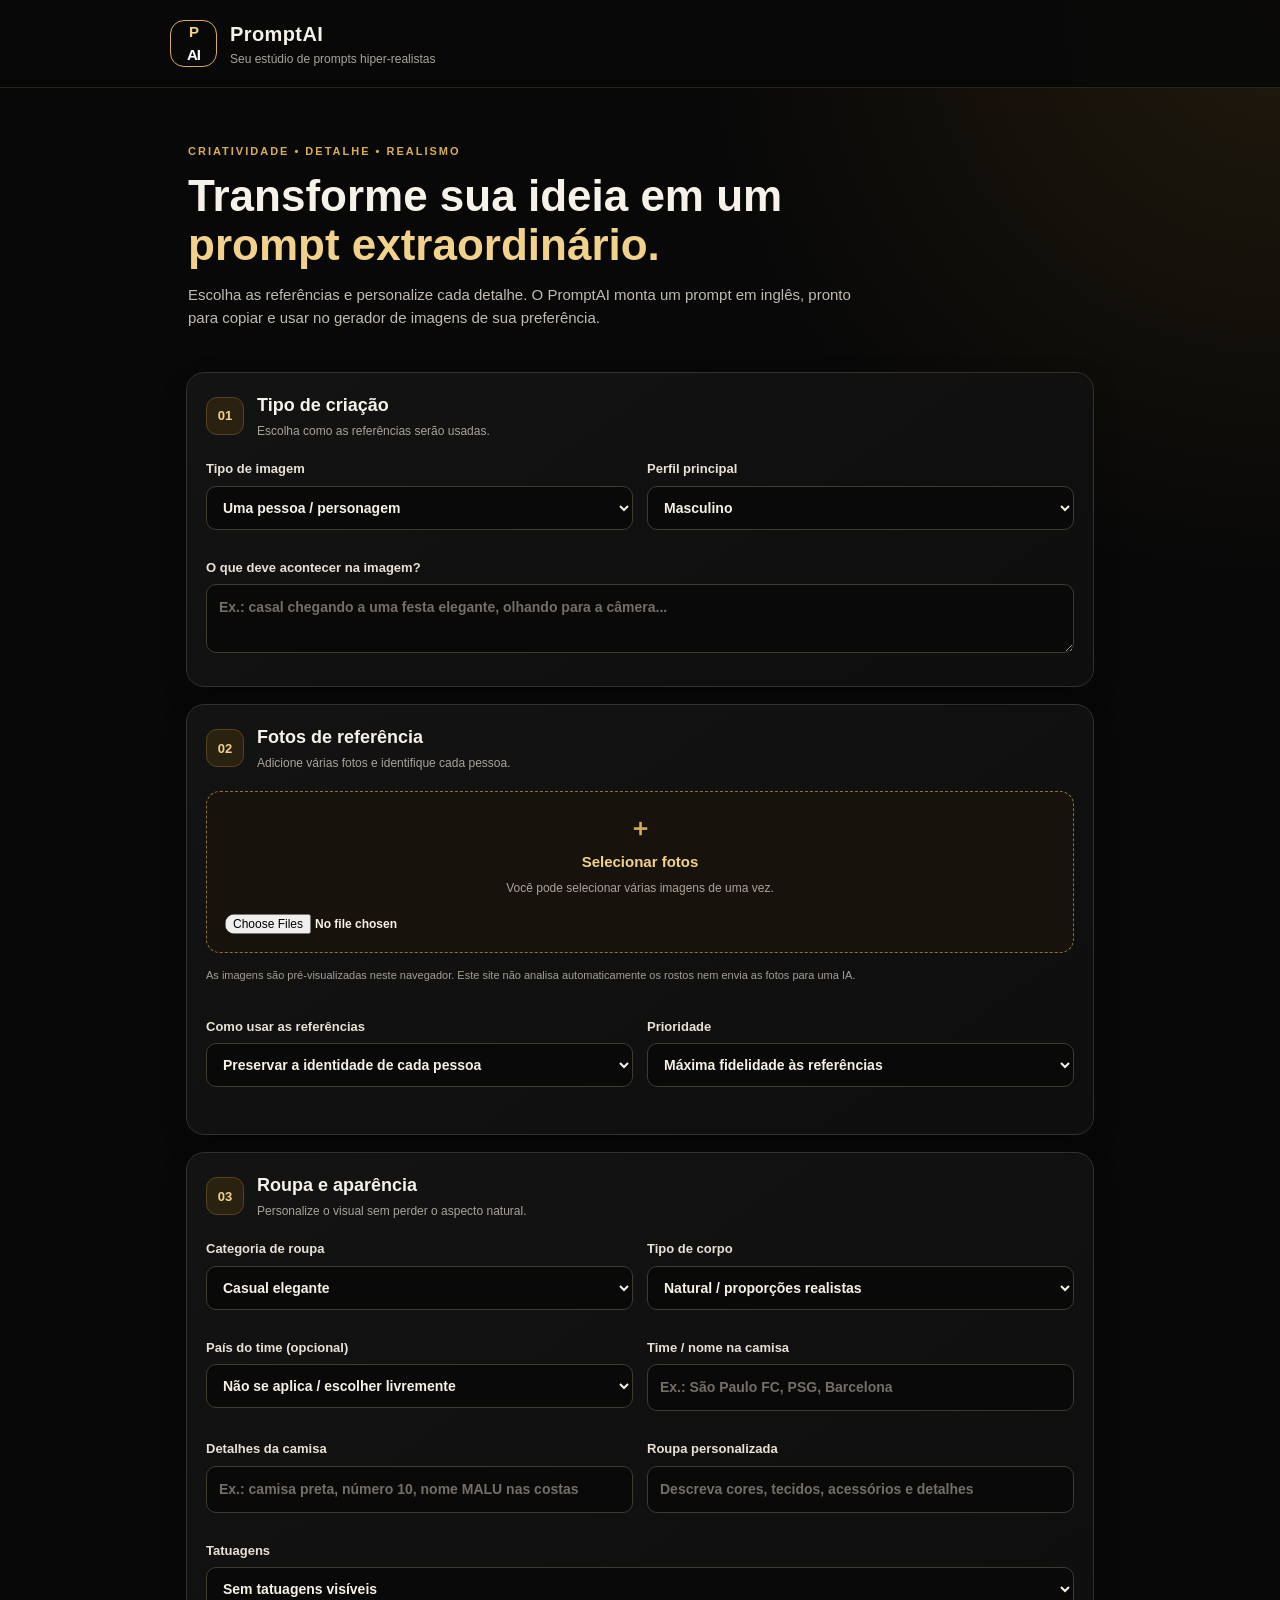
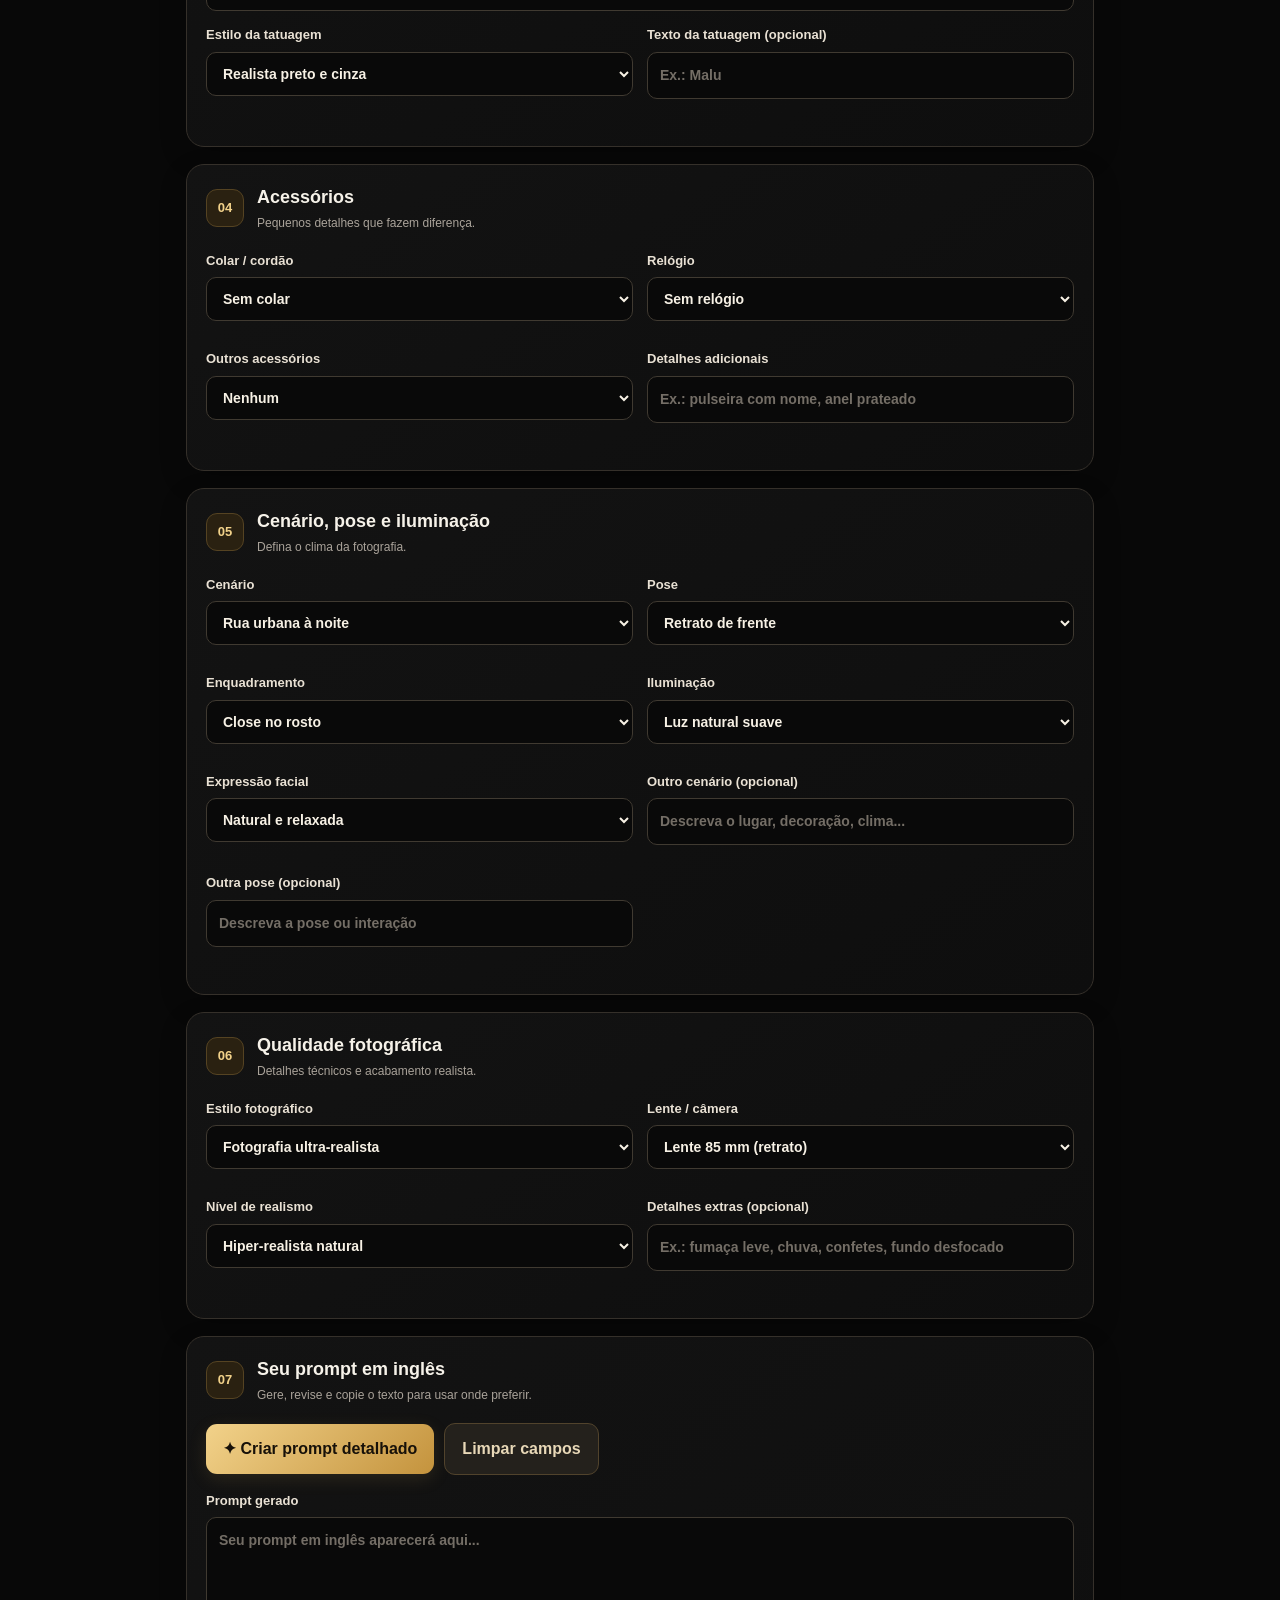
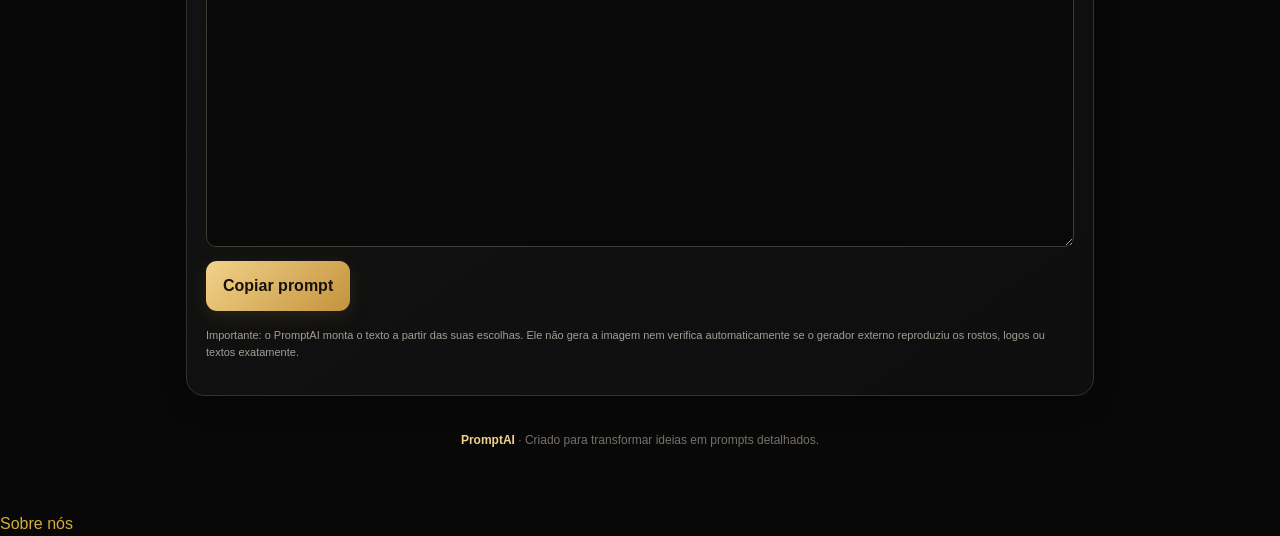
<file: index.html>
<!DOCTYPE html>
<html lang="pt-BR">
<head> 
<!-- Google tag (gtag.js) -->
<script async src="https://www.googletagmanager.com/gtag/js?id=G-BEEH84XYGK"></script>
<script>
  window.dataLayer = window.dataLayer || [];
  function gtag(){dataLayer.push(arguments);}
  gtag('js', new Date());

  gtag('config', 'G-BEEH84XYGK');
</script>
  <meta charset="UTF-8">
  <meta name="viewport" content="width=device-width, initial-scale=1.0">
  <meta name="theme-color" content="#080808">
  <title>PromptAI — Gerador de Prompts</title>
  <link rel="stylesheet" href="style.css">
</head>
<body>
  <header class="topbar">
    <div class="brand-mark">P<span>AI</span></div>
    <div>
      <h1>PromptAI</h1>
      <p>Seu estúdio de prompts hiper-realistas</p>
    </div>
  </header>

  <main class="container">
    <section class="hero">
      <p class="eyebrow">CRIATIVIDADE • DETALHE • REALISMO</p>
      <h2>Transforme sua ideia em um <span>prompt extraordinário.</span></h2>
      <p>Escolha as referências e personalize cada detalhe. O PromptAI monta um prompt em inglês, pronto para copiar e usar no gerador de imagens de sua preferência.</p>
    </section>

    <form id="promptForm">
      <section class="panel">
        <div class="section-heading"><span class="number">01</span><div><h3>Tipo de criação</h3><p>Escolha como as referências serão usadas.</p></div></div>
        <div class="field-grid">
          <label>Tipo de imagem
            <select id="creationType">
              <option value="single">Uma pessoa / personagem</option>
              <option value="couple">Casal</option>
              <option value="family">Família</option>
              <option value="group">Grupo de pessoas</option>
              <option value="composition">Colocar a pessoa da primeira foto na segunda foto</option>
            </select>
          </label>
          <label>Perfil principal
            <select id="profile">
              <option value="masculine">Masculino</option>
              <option value="feminine">Feminino</option>
              <option value="child">Criança</option>
              <option value="mixed">Perfis variados / grupo</option>
              <option value="other">Outro</option>
            </select>
          </label>
        </div>
        <label>O que deve acontecer na imagem?
          <textarea id="idea" rows="2" placeholder="Ex.: casal chegando a uma festa elegante, olhando para a câmera..."></textarea>
        </label>
      </section>

      <section class="panel">
        <div class="section-heading"><span class="number">02</span><div><h3>Fotos de referência</h3><p>Adicione várias fotos e identifique cada pessoa.</p></div></div>
        <label class="upload-box" for="referencePhotos">
          <span class="upload-icon">＋</span>
          <strong>Selecionar fotos</strong>
          <span>Você pode selecionar várias imagens de uma vez.</span>
          <input id="referencePhotos" type="file" accept="image/*" multiple>
        </label>
        <p class="hint">As imagens são pré-visualizadas neste navegador. Este site não analisa automaticamente os rostos nem envia as fotos para uma IA.</p>
        <div id="previewGrid" class="preview-grid"></div>
        <div class="field-grid">
          <label>Como usar as referências
            <select id="referenceMode">
              <option value="identity">Preservar a identidade de cada pessoa</option>
              <option value="style">Usar como referência de estilo e aparência</option>
              <option value="composition">Usar a primeira foto como pessoa e a segunda como cenário/composição</option>
            </select>
          </label>
          <label>Prioridade
            <select id="identityStrength">
              <option value="strict">Máxima fidelidade às referências</option>
              <option value="balanced">Fidelidade com adaptação natural à cena</option>
              <option value="inspired">Apenas inspiração visual</option>
            </select>
          </label>
        </div>
      </section>

      <section class="panel">
        <div class="section-heading"><span class="number">03</span><div><h3>Roupa e aparência</h3><p>Personalize o visual sem perder o aspecto natural.</p></div></div>
        <div class="field-grid">
          <label>Categoria de roupa
            <select id="clothing">
              <option value="elegant casual outfit">Casual elegante</option>
              <option value="luxury formal suit or evening dress">Terno / roupa de gala</option>
              <option value="football team jersey">Camisa de time de futebol</option>
              <option value="basketball jersey and athletic shorts">Uniforme de basquete</option>
              <option value="American football uniform">Uniforme de futebol americano</option>
              <option value="esports team jersey">Camisa de esports</option>
              <option value="streetwear outfit with sneakers">Streetwear</option>
              <option value="black gothic outfit with dark accessories">Gótico</option>
              <option value="hoodie and casual jacket">Moletom / jaqueta</option>
              <option value="biker jacket and motorcycle-inspired clothing">Motociclismo</option>
              <option value="military-inspired tactical clothing">Tático / militar inspirado</option>
              <option value="fitness or gym clothing">Academia / fitness</option>
              <option value="beachwear and shorts">Praia / bermuda</option>
              <option value="swimwear">Maiô / roupa de banho</option>
              <option value="bikini">Biquíni</option>
              <option value="shirtless upper body with shorts">Sem camisa e de bermuda</option>
              <option value="school-appropriate everyday clothing">Roupa infantil / escolar</option>
              <option value="custom outfit described by the user">Outra roupa (descrever abaixo)</option>
            </select>
          </label>
          <label>Tipo de corpo
            <select id="bodyType">
              <option value="natural realistic body proportions">Natural / proporções realistas</option>
              <option value="athletic body type">Atlético</option>
              <option value="fit and visibly defined physique">Definido</option>
              <option value="muscular physique with realistic anatomy">Musculoso</option>
              <option value="plus-size body with natural proportions">Plus size</option>
              <option value="curvy body with natural realistic proportions">Curvilíneo</option>
              <option value="petite body with natural proportions">Pequeno / delicado</option>
              <option value="childlike natural body proportions, age-appropriate">Proporções naturais de criança</option>
            </select>
          </label>
          <label>País do time (opcional)
            <select id="teamCountry">
              <option value="">Não se aplica / escolher livremente</option>
              <option value="Brazil">Brasil</option><option value="France">França</option>
              <option value="Spain">Espanha</option><option value="England">Inglaterra</option>
              <option value="Portugal">Portugal</option><option value="Argentina">Argentina</option>
              <option value="United States">Estados Unidos</option><option value="Germany">Alemanha</option>
              <option value="Italy">Itália</option><option value="Other country">Outro país</option>
            </select>
          </label>
          <label>Time / nome na camisa
            <input id="teamName" type="text" placeholder="Ex.: São Paulo FC, PSG, Barcelona">
          </label>
          <label>Detalhes da camisa
            <input id="jerseyDetails" type="text" placeholder="Ex.: camisa preta, número 10, nome MALU nas costas">
          </label>
          <label>Roupa personalizada
            <input id="customClothing" type="text" placeholder="Descreva cores, tecidos, acessórios e detalhes">
          </label>
        </div>
        <label>Tatuagens
          <select id="tattoos">
            <option value="no visible tattoos">Sem tatuagens visíveis</option>
            <option value="realistic tattoos on the arms and forearms">Braços e antebraços</option>
            <option value="realistic tattoos on the neck and hands">Pescoço e mãos</option>
            <option value="realistic tattoos on the chest and back">Peito e costas</option>
            <option value="realistic tattoos on the legs">Pernas</option>
            <option value="multiple realistic tattoos across selected body areas">Várias regiões</option>
            <option value="custom tattoo design described by the user">Tatuagem personalizada</option>
          </select>
        </label>
        <div class="field-grid">
          <label>Estilo da tatuagem
            <select id="tattooStyle">
              <option value="realistic black and grey tattoo style">Realista preto e cinza</option>
              <option value="blackwork tattoo style">Blackwork</option>
              <option value="tribal tattoo style">Tribal</option>
              <option value="old school tattoo style">Old school</option>
              <option value="oriental tattoo style">Oriental</option>
              <option value="fine-line lettering tattoo style">Escrita / fine line</option>
            </select>
          </label>
          <label>Texto da tatuagem (opcional)
            <input id="tattooText" type="text" placeholder="Ex.: Malu">
          </label>
        </div>
      </section>

      <section class="panel">
        <div class="section-heading"><span class="number">04</span><div><h3>Acessórios</h3><p>Pequenos detalhes que fazem diferença.</p></div></div>
        <div class="field-grid">
          <label>Colar / cordão
            <select id="necklace">
              <option value="no necklace">Sem colar</option>
              <option value="thin silver chain necklace">Corrente fina de prata</option>
              <option value="thick silver chain necklace">Corrente grossa de prata</option>
              <option value="gold chain necklace">Corrente de ouro</option>
              <option value="gold chain with a cross pendant">Ouro com pingente de cruz</option>
              <option value="silver chain with a cross pendant">Prata com pingente de cruz</option>
              <option value="necklace with a heart pendant">Pingente de coração</option>
              <option value="personalized name necklace">Colar com nome personalizado</option>
              <option value="simple child-appropriate necklace">Colar infantil discreto</option>
            </select>
          </label>
          <label>Relógio
            <select id="watch">
              <option value="no watch">Sem relógio</option>
              <option value="luxury silver wristwatch">Relógio de luxo prateado</option>
              <option value="luxury gold wristwatch">Relógio de luxo dourado</option>
              <option value="black luxury wristwatch">Relógio preto elegante</option>
              <option value="sport smartwatch">Relógio esportivo / smartwatch</option>
              <option value="colorful child-friendly digital watch">Relógio digital infantil</option>
            </select>
          </label>
          <label>Outros acessórios
            <select id="accessories">
              <option value="no additional accessories">Nenhum</option>
              <option value="subtle rings and bracelets">Anéis e pulseiras</option>
              <option value="earrings and subtle piercings">Brincos e piercings discretos</option>
              <option value="sunglasses">Óculos escuros</option>
              <option value="backwards cap">Boné para trás</option>
              <option value="stylish hat and sunglasses">Chapéu e óculos</option>
              <option value="handbag or shoulder bag">Bolsa</option>
              <option value="age-appropriate backpack and playful accessories">Mochila / acessórios infantis</option>
              <option value="a teddy bear or age-appropriate toy">Ursinho ou brinquedo</option>
            </select>
          </label>
          <label>Detalhes adicionais
            <input id="accessoryDetails" type="text" placeholder="Ex.: pulseira com nome, anel prateado">
          </label>
        </div>
      </section>

      <section class="panel">
        <div class="section-heading"><span class="number">05</span><div><h3>Cenário, pose e iluminação</h3><p>Defina o clima da fotografia.</p></div></div>
        <div class="field-grid">
          <label>Cenário
            <select id="scene">
              <option value="a stylish urban street at night">Rua urbana à noite</option>
              <option value="a luxury gala with elegant guests and warm lights">Festa de gala</option>
              <option value="a lively nightclub with atmospheric lights">Boate / balada movimentada</option>
              <option value="a birthday party with tasteful decorations">Festa de aniversário</option>
              <option value="a wedding celebration">Casamento</option>
              <option value="a Halloween party with dramatic decorations">Festa de Halloween</option>
              <option value="a pool party in a beautiful outdoor setting">Festa na piscina</option>
              <option value="a sunny tropical beach">Praia tropical</option>
              <option value="a modern luxury interior">Interior moderno e luxuoso</option>
              <option value="a professional photographic studio">Estúdio fotográfico</option>
              <option value="a cozy home living room">Sala aconchegante de casa</option>
              <option value="a family-friendly playground">Parquinho infantil</option>
              <option value="a school environment appropriate for children">Ambiente escolar</option>
              <option value="a sports stadium with a crowd">Estádio esportivo</option>
              <option value="a scenic outdoor landscape">Paisagem ao ar livre</option>
              <option value="a custom location described by the user">Outro cenário (descrever abaixo)</option>
            </select>
          </label>
          <label>Pose
            <select id="pose">
              <option value="a natural front-facing portrait looking at the camera">Retrato de frente</option>
              <option value="a casual selfie taken with the front camera">Selfie frontal</option>
              <option value="a mirror selfie holding a phone naturally">Selfie no espelho com celular</option>
              <option value="a full-body mirror photo">Foto de corpo inteiro no espelho</option>
              <option value="a full-body photograph taken by another person">Foto de corpo inteiro por outra pessoa</option>
              <option value="a candid photo captured naturally during a party">Foto espontânea na festa</option>
              <option value="standing confidently with relaxed posture">Em pé, postura confiante</option>
              <option value="sitting casually in a natural pose">Sentado naturalmente</option>
              <option value="walking naturally toward the camera">Caminhando em direção à câmera</option>
              <option value="a couple hugging affectionately">Casal abraçado</option>
              <option value="a couple sharing a natural romantic kiss">Casal se beijando</option>
              <option value="a couple holding hands and looking at each other">Casal de mãos dadas</option>
              <option value="a parent warmly hugging their child">Pai ou mãe abraçando a criança</option>
              <option value="a parent playing gently with their child">Pai ou mãe brincando com a criança</option>
              <option value="a family sitting together on a couch">Família reunida no sofá</option>
              <option value="a cheerful family selfie">Selfie de família</option>
              <option value="a group of friends posing naturally together">Grupo posando junto</option>
              <option value="a custom pose described by the user">Outra pose (descrever abaixo)</option>
            </select>
          </label>
          <label>Enquadramento
            <select id="framing">
              <option value="close-up portrait">Close no rosto</option>
              <option value="waist-up portrait">Da cintura para cima</option>
              <option value="three-quarter body composition">Três quartos do corpo</option>
              <option value="full-body composition with feet visible">Corpo inteiro com os pés visíveis</option>
              <option value="wide environmental portrait showing the surroundings">Plano aberto mostrando o cenário</option>
            </select>
          </label>
          <label>Iluminação
            <select id="lighting">
              <option value="soft natural window light with gentle shadows">Luz natural suave</option>
              <option value="cinematic dramatic lighting with controlled shadows">Luz cinematográfica dramática</option>
              <option value="warm golden event lighting">Luz quente de evento</option>
              <option value="professional studio softbox lighting">Softbox de estúdio</option>
              <option value="neon nightclub lighting with realistic reflections">Neon de balada</option>
              <option value="bright sunny daylight with natural shadows">Luz do sol</option>
              <option value="moody low-key lighting with detailed highlights">Luz escura com realces</option>
            </select>
          </label>
          <label>Expressão facial
            <select id="expression">
              <option value="a natural relaxed expression">Natural e relaxada</option>
              <option value="a confident subtle smile">Sorriso discreto e confiante</option>
              <option value="a joyful candid smile">Sorriso espontâneo</option>
              <option value="a serious intense expression">Séria e intensa</option>
              <option value="a romantic affectionate expression">Romântica e carinhosa</option>
              <option value="a playful cheerful expression">Divertida e alegre</option>
            </select>
          </label>
          <label>Outro cenário (opcional)
            <input id="customScene" type="text" placeholder="Descreva o lugar, decoração, clima...">
          </label>
          <label>Outra pose (opcional)
            <input id="customPose" type="text" placeholder="Descreva a pose ou interação">
          </label>
        </div>
      </section>

      <section class="panel">
        <div class="section-heading"><span class="number">06</span><div><h3>Qualidade fotográfica</h3><p>Detalhes técnicos e acabamento realista.</p></div></div>
        <div class="field-grid">
          <label>Estilo fotográfico
            <select id="photoStyle">
              <option value="ultra-realistic professional photography">Fotografia ultra-realista</option>
              <option value="luxury editorial fashion photography">Editorial de moda luxuoso</option>
              <option value="natural smartphone photography with realistic imperfections">Foto natural de celular</option>
              <option value="cinematic film still photography">Fotografia cinematográfica</option>
              <option value="professional event photography">Fotografia profissional de eventos</option>
              <option value="high-end studio portrait photography">Retrato profissional de estúdio</option>
            </select>
          </label>
          <label>Lente / câmera
            <select id="camera">
              <option value="85mm portrait lens, shallow depth of field">Lente 85 mm (retrato)</option>
              <option value="50mm lens, natural perspective">Lente 50 mm (perspectiva natural)</option>
              <option value="35mm lens, environmental portrait">Lente 35 mm (ambiente)</option>
              <option value="24mm smartphone camera perspective">Câmera de celular / 24 mm</option>
              <option value="professional full-frame camera with a 70-200mm lens">Câmera full-frame / 70–200 mm</option>
            </select>
          </label>
          <label>Nível de realismo
            <select id="realism">
              <option value="highly photorealistic with natural imperfections">Hiper-realista natural</option>
              <option value="realistic editorial retouching without over-smoothing">Editorial com retoque leve</option>
              <option value="raw candid realism, not overly polished">Realismo espontâneo</option>
              <option value="cinematic photorealism with rich but natural detail">Realismo cinematográfico</option>
            </select>
          </label>
          <label>Detalhes extras (opcional)
            <input id="extraDetails" type="text" placeholder="Ex.: fumaça leve, chuva, confetes, fundo desfocado">
          </label>
        </div>
      </section>

      <section class="panel">
        <div class="section-heading"><span class="number">07</span><div><h3>Seu prompt em inglês</h3><p>Gere, revise e copie o texto para usar onde preferir.</p></div></div>
        <div class="button-row">
          <button class="primary-button" type="submit">✦ Criar prompt detalhado</button>
          <button class="secondary-button" type="button" id="clearButton">Limpar campos</button>
        </div>
        <label for="outputPrompt">Prompt gerado
          <textarea id="outputPrompt" rows="14" placeholder="Seu prompt em inglês aparecerá aqui..." spellcheck="false"></textarea>
        </label>
        <div class="button-row">
          <button class="primary-button" type="button" id="copyButton">Copiar prompt</button>
          <span id="copyStatus" role="status" aria-live="polite"></span>
        </div>
        <p class="hint">Importante: o PromptAI monta o texto a partir das suas escolhas. Ele não gera a imagem nem verifica automaticamente se o gerador externo reproduziu os rostos, logos ou textos exatamente.</p>
      </section>
    </form>
    <footer><span>PromptAI</span> · Criado para transformar ideias em prompts detalhados.</footer>
  </main>
  <script src="script.js"></script>
<a href="sobre.html">Sobre nós</a> 
</body>
</html>
</file>
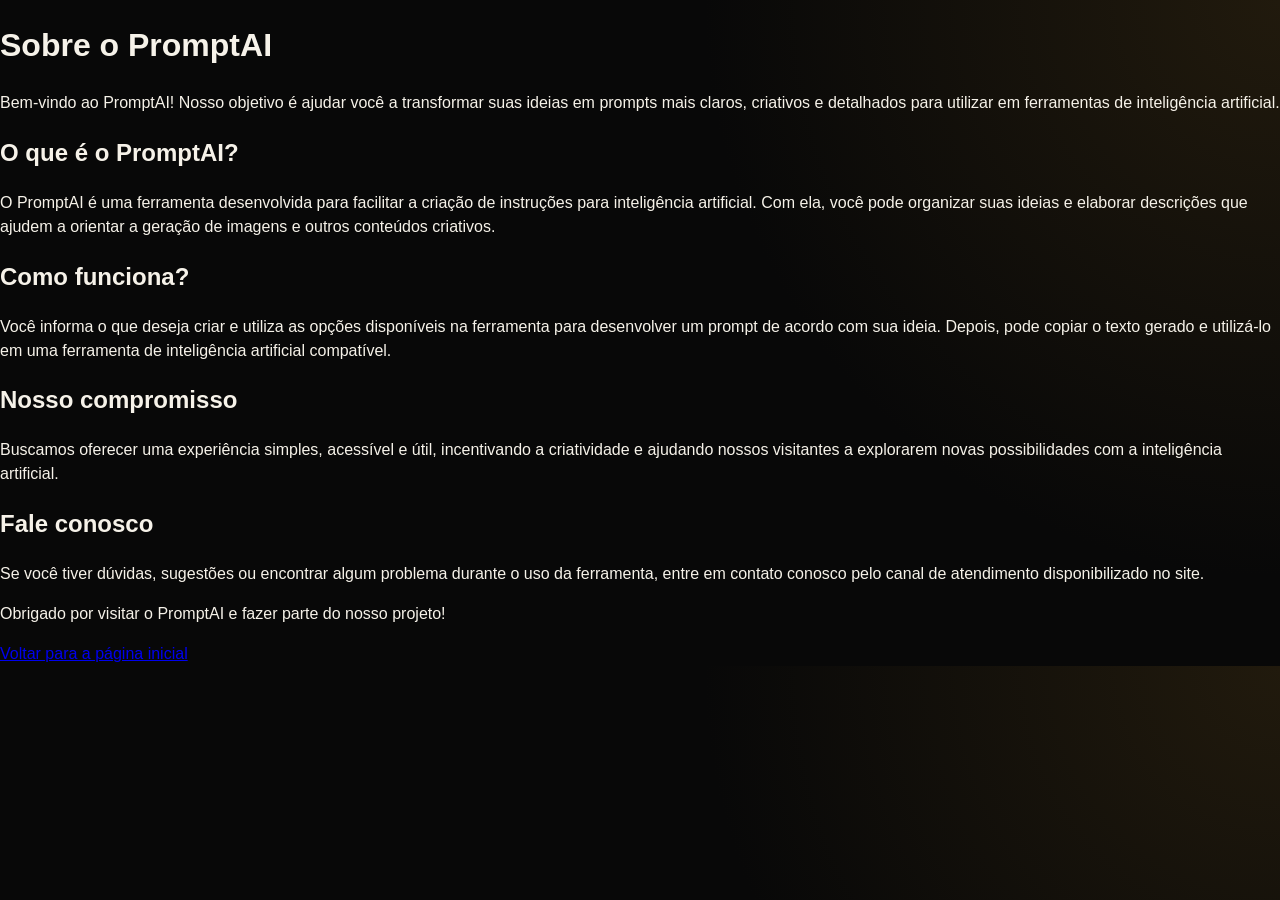
<file: sobre.html>
<!DOCTYPE html>
<html lang="pt-BR">
<head>
  <meta charset="UTF-8">
  <meta name="viewport" content="width=device-width, initial-scale=1.0">
  <meta name="description" content="Conheça o PromptAI, uma ferramenta criada para ajudar você a desenvolver prompts criativos e detalhados para inteligência artificial.">
  <meta name="theme-color" content="#080808">
  <title>Sobre o PromptAI</title>
  <link rel="stylesheet" href="style.css">
</head>
<body>
  <main class="pagina-sobre">
    <h1>Sobre o PromptAI</h1>
<p>
  Bem-vindo ao PromptAI! Nosso objetivo é ajudar você a transformar
  suas ideias em prompts mais claros, criativos e detalhados para
  utilizar em ferramentas de inteligência artificial.
</p>
<h2>O que é o PromptAI?</h2>
<p>
  O PromptAI é uma ferramenta desenvolvida para facilitar a criação
  de instruções para inteligência artificial. Com ela, você pode
  organizar suas ideias e elaborar descrições que ajudem a orientar
  a geração de imagens e outros conteúdos criativos.
</p>
<h2>Como funciona?</h2>
<p>
  Você informa o que deseja criar e utiliza as opções disponíveis
  na ferramenta para desenvolver um prompt de acordo com sua ideia.
  Depois, pode copiar o texto gerado e utilizá-lo em uma ferramenta
  de inteligência artificial compatível.
</p>
<h2>Nosso compromisso</h2>
<p>
  Buscamos oferecer uma experiência simples, acessível e útil,
  incentivando a criatividade e ajudando nossos visitantes a
  explorarem novas possibilidades com a inteligência artificial.
</p>
<h2>Fale conosco</h2>
<p>
  Se você tiver dúvidas, sugestões ou encontrar algum problema
  durante o uso da ferramenta, entre em contato conosco pelo canal
  de atendimento disponibilizado no site.
</p>
<p>
  Obrigado por visitar o PromptAI e fazer parte do nosso projeto!
</p>
<a href="index.html">Voltar para a página inicial</a>
  </main>
</body>
</html>
</file>
<file: style.css>
*{box-sizing:border-box}
:root{--bg:#080808;--panel:#111111;--panel2:#171717;--gold:#d9ad55;--gold2:#f2d28a;--text:#f6f2e9;--muted:#aaa39a;--line:#35302a}
html{scroll-behavior:smooth}
body{margin:0;background:radial-gradient(circle at top right,#211a0d 0,#080808 36rem);color:var(--text);font-family:-apple-system,BlinkMacSystemFont,"Segoe UI",Roboto,Arial,sans-serif;line-height:1.5}
.topbar{display:flex;align-items:center;gap:13px;padding:19px max(18px,calc((100% - 940px)/2));border-bottom:1px solid #29231a;background:rgba(8,8,8,.92)}
.brand-mark{display:grid;place-items:center;width:47px;height:47px;border:1px solid var(--gold);border-radius:14px;color:var(--gold2);font-weight:900;font-size:15px;letter-spacing:-1px}.brand-mark span{color:white}
.topbar h1{font-size:20px;margin:0;letter-spacing:.4px}.topbar p{font-size:12px;color:var(--muted);margin:1px 0 0}
.container{max-width:940px;margin:auto;padding:24px 16px 45px}
.hero{padding:20px 2px 28px}.eyebrow{font-size:11px;letter-spacing:2px;color:var(--gold);font-weight:800}.hero h2{font-size:clamp(28px,6vw,44px);line-height:1.12;margin:10px 0 14px;max-width:750px}.hero h2 span{color:var(--gold2)}.hero>p:last-child{color:#c1bbb2;max-width:680px;font-size:15px}
.panel{background:linear-gradient(145deg,#131313,#0e0e0e);border:1px solid var(--line);border-radius:18px;padding:19px;margin:0 0 17px;box-shadow:0 10px 28px #0003}
.section-heading{display:flex;align-items:center;gap:13px;margin-bottom:19px}.number{flex:0 0 38px;height:38px;display:grid;place-items:center;border-radius:11px;background:#2a2111;color:var(--gold2);font-size:13px;font-weight:900;border:1px solid #554322}.section-heading h3{font-size:18px;margin:0}.section-heading p{margin:3px 0 0;font-size:12px;color:var(--muted)}
.field-grid{display:grid;grid-template-columns:repeat(2,minmax(0,1fr));gap:14px;margin-bottom:14px}
label{display:block;color:#e9e1d4;font-size:13px;font-weight:650;margin:0 0 14px}
input,select,textarea{display:block;width:100%;margin-top:7px;background:#090909;border:1px solid #403a31;border-radius:10px;padding:12px;color:#f7f1e5;font:inherit;font-size:14px;outline:none;min-width:0}
select{padding-right:30px}textarea{resize:vertical;line-height:1.55}input:focus,select:focus,textarea:focus{border-color:var(--gold);box-shadow:0 0 0 2px #d9ad5520}
input::placeholder,textarea::placeholder{color:#746e66}
.upload-box{min-height:135px;border:1px dashed #8e713c;border-radius:14px;background:#17130c;display:flex;flex-direction:column;align-items:center;justify-content:center;gap:5px;text-align:center;cursor:pointer;padding:18px}.upload-box input{max-width:100%;margin-top:12px;border:0;background:transparent;padding:0;font-size:12px}.upload-box strong{color:var(--gold2);font-size:15px}.upload-box span:not(.upload-icon){font-weight:400;color:var(--muted);font-size:12px}.upload-icon{font-size:24px;color:var(--gold)}
.hint{font-size:11px;color:#a49d93;line-height:1.55;margin:8px 0 15px}
.preview-grid{display:grid;grid-template-columns:repeat(2,minmax(0,1fr));gap:12px;margin:12px 0 18px}
.preview-card{background:#191919;border:1px solid #3b352b;border-radius:12px;padding:10px;min-width:0}.preview-card img{width:100%;height:160px;object-fit:cover;border-radius:8px;background:#222}.preview-card label{margin:9px 0 0;font-size:12px}.preview-card input{font-size:12px;padding:9px}
.button-row{display:flex;align-items:center;gap:10px;flex-wrap:wrap;margin:12px 0 16px}
button{font:inherit;font-weight:800;border:0;border-radius:11px;padding:13px 17px;cursor:pointer;min-height:46px}
.primary-button{background:linear-gradient(135deg,#f2d28a,#c4933d);color:#171109;box-shadow:0 5px 18px #d9ad5520}.primary-button:active{transform:translateY(1px)}
.secondary-button{background:#24211c;color:#e8d8b7;border:1px solid #51432c}
#copyStatus{font-size:12px;color:var(--gold2)}
footer{text-align:center;color:#777067;font-size:12px;padding:18px 0}footer span{color:var(--gold2);font-weight:800}
@media(max-width:600px){.container{padding:18px 12px 35px}.panel{padding:15px;border-radius:15px}.field-grid{grid-template-columns:1fr;gap:0}.preview-grid{grid-template-columns:repeat(2,minmax(0,1fr))}.preview-card img{height:125px}.hero{padding-top:10px}.button-row button{width:100%}.button-row{align-items:stretch}#copyStatus{width:100%}}
a[href="sobre.html"] {
  color: #D4AF37 !important;
  text-decoration: none;
}
</file>
